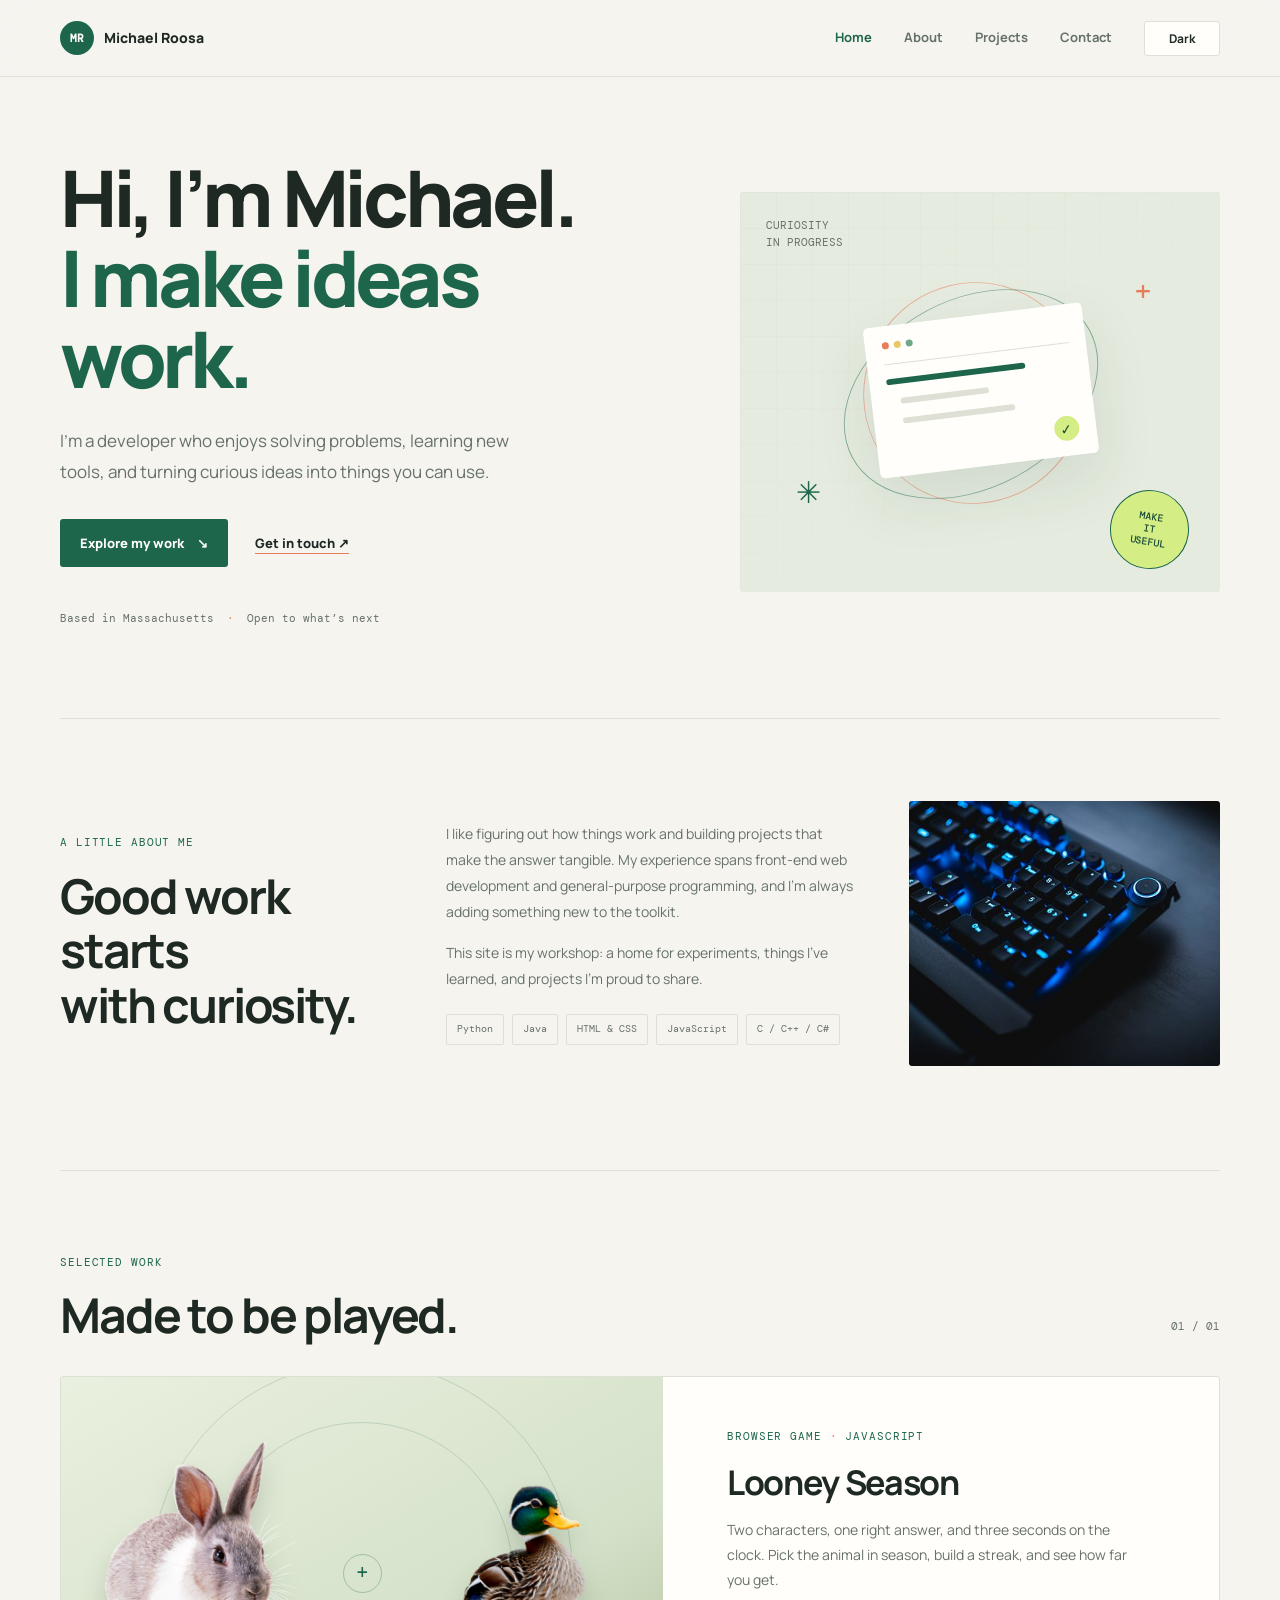
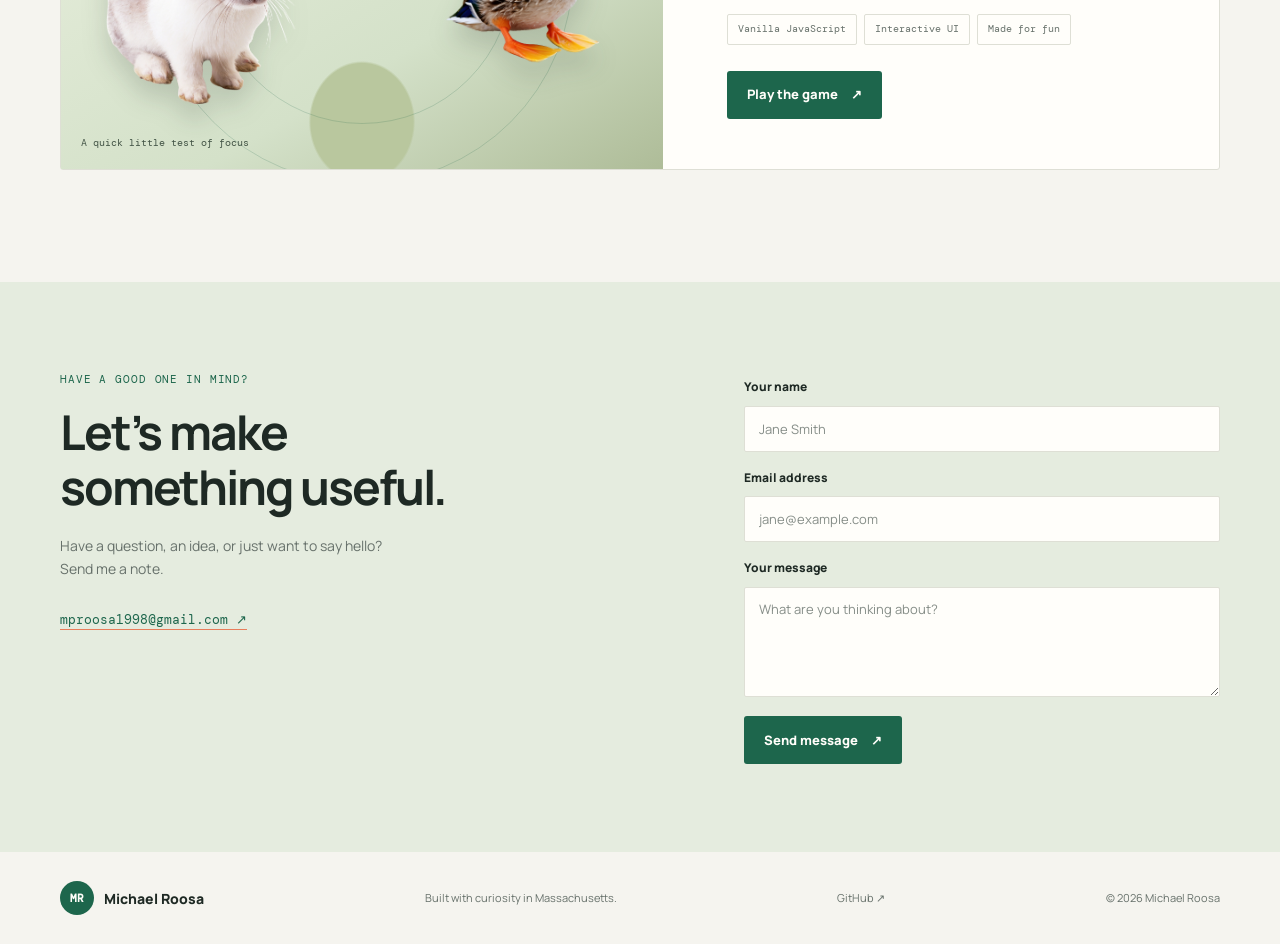
<file: Index.html>
<!DOCTYPE html>
<html lang="en">
<head>
    <meta charset="utf-8">
    <meta name="viewport" content="width=device-width, initial-scale=1">
    <meta name="description" content="Michael Roosa is a developer who builds practical, playful projects with web and programming technologies.">
    <title>Michael Roosa | Developer</title>
    <link rel="stylesheet" href="portfolio/Portfolio.css">
    <link rel="icon" href="images/octocat.png">
    <script src="portfolio/Portfolio.js" defer></script>
</head>
<body>
    <header class="site-header">
        <nav class="navbar" aria-label="Main navigation">
            <a class="brand" href="#home" aria-label="Michael Roosa, home"><span class="brand-mark">MR</span><span>Michael Roosa</span></a>
            <div class="nav-links">
                <a class="active" href="#home">Home</a>
                <a href="#about">About</a>
                <a href="#work">Projects</a>
                <a href="#contact">Contact</a>
            </div>
            <button id="themeToggle" class="theme-toggle" type="button" aria-label="Switch to dark theme" title="Switch theme">Dark</button>
        </nav>
    </header>

    <main>
        <section class="hero" id="home">
            <div class="hero-copy">
                <!--<p class="eyebrow"><span class="status-dot"></span> Developer building in public</p>-->
                <h1>Hi, I’m Michael.<br><span>I make ideas work.</span></h1>
                <p class="hero-lede">I’m a developer who enjoys solving problems, learning new tools, and turning curious ideas into things you can use.</p>
                <div class="hero-actions">
                    <a class="button button-primary" href="#work">Explore my work <span aria-hidden="true">↘</span></a>
                    <a class="text-link" href="#contact">Get in touch <span aria-hidden="true">↗</span></a>
                </div>
                <p class="hero-location">Based in Massachusetts <span aria-hidden="true">·</span> Open to what’s next</p>
            </div>
            <div class="hero-art" aria-label="A playful illustration representing creative development">
                <div class="art-grid"></div>
                <div class="art-label">Curiosity<br>in progress</div>
                <div class="art-orbit orbit-one"></div>
                <div class="art-orbit orbit-two"></div>
                <div class="art-spark spark-one">+</div>
                <div class="art-spark spark-two">✳</div>
                <div class="art-card"><span class="art-card-top"><i></i><i></i><i></i></span><span class="code-line line-long"></span><span class="code-line line-short"></span><span class="code-line line-mid"></span><span class="art-check">✓</span></div>
                <div class="art-stamp">MAKE<br>IT<br>USEFUL</div>
            </div>
        </section>

        <section class="section about-section" id="about">
            <div class="section-heading"><p class="eyebrow">A little about me</p><h2>Good work starts<br>with curiosity.</h2></div>
            <div class="about-content">
                <p>I like figuring out how things work and building projects that make the answer tangible. My experience spans front-end web development and general-purpose programming, and I’m always adding something new to the toolkit.</p>
                <p>This site is my workshop: a home for experiments, things I’ve learned, and projects I’m proud to share.</p>
                <div class="skills" aria-label="Technologies and languages"><span>Python</span><span>Java</span><span>HTML &amp; CSS</span><span>JavaScript</span><span>C / C++ / C#</span></div>
            </div>
            <div class="about-image"><img src="images/about.jpg" alt="Blue-lit keyboard, ready for a new project" loading="lazy"></div>
        </section>

        <section class="section work-section" id="work">
            <div class="section-heading work-heading"><div><p class="eyebrow">Selected work</p><h2>Made to be played.</h2></div><span class="project-count">01 / 01</span></div>
            <article class="project-card">
                <div class="project-image"><div class="project-scene"><img class="project-rabbit" src="images/rabbit.png" alt="" loading="lazy"><span class="project-plus">+</span><img class="project-duck" src="images/duck.png" alt="" loading="lazy"></div><span class="project-image-caption">A quick little test of focus</span></div>
                <div class="project-details"><p class="eyebrow">Browser game <span>·</span> JavaScript</p><h3>Looney Season</h3><p>Two characters, one right answer, and three seconds on the clock. Pick the animal in season, build a streak, and see how far you get.</p><div class="project-tags"><span>Vanilla JavaScript</span><span>Interactive UI</span><span>Made for fun</span></div><a class="button button-primary" href="portfolio/Game.html">Play the game <span aria-hidden="true">↗</span></a></div>
            </article>
        </section>

        <section class="contact-section" id="contact">
            <div class="contact-copy"><p class="eyebrow">Have a good one in mind?</p><h2>Let’s make<br>something useful.</h2><p>Have a question, an idea, or just want to say hello? Send me a note.</p><a class="contact-email" href="mailto:mproosa1998@gmail.com">mproosa1998@gmail.com <span aria-hidden="true">↗</span></a></div>
            <form action="https://formspree.io/f/xwkyvpqq" method="post" class="contact-form">
                <label for="Name">Your name</label><input type="text" id="Name" name="Name" placeholder="Jane Smith" autocomplete="name" required>
                <label for="Email">Email address</label><input type="email" id="Email" name="Email" placeholder="jane@example.com" autocomplete="email" required>
                <label for="Message">Your message</label><textarea id="Message" name="Message" placeholder="What are you thinking about?" rows="4" required></textarea>
                <button class="button button-primary submit-button" type="submit">Send message <span aria-hidden="true">↗</span></button>
            </form>
        </section>
    </main>

    <footer class="site-footer"><a class="brand" href="#home"><span class="brand-mark">MR</span><span>Michael Roosa</span></a><p>Built with curiosity in Massachusetts.</p><a href="https://github.com/mproosa1998" target="_blank" rel="noopener noreferrer">GitHub <span aria-hidden="true">↗</span></a><span class="copyright">© <span id="year"></span> Michael Roosa</span></footer>
</body>
</html>
</file>
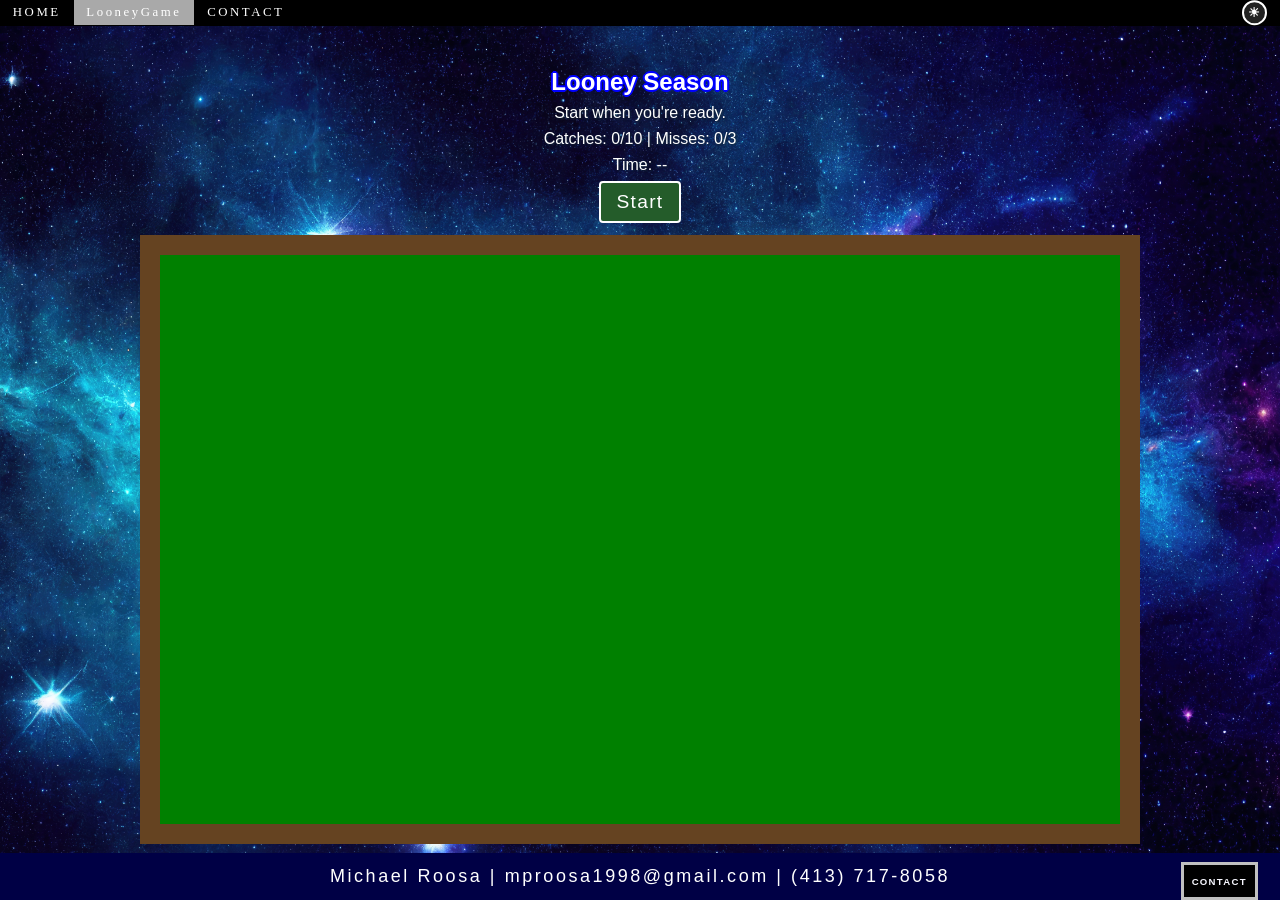
<file: Backup/Game.html>
<!DOCTYPE html>
<html lang="eng">
    <head>
        <title>
            UnderConstruction
        </title>
        <meta charset="utf-8">
        <meta name="viewport" content="width=device-width">
        <link rel="stylesheet" type="text/css" href="Portfolio.css">
        <link rel="stylesheet" href="Game.css">
        <link rel="icon" href="../images/octocat.png">
        <script src="Portfolio.js" defer></script>
        <script src="Game.js" defer></script>
    </head>


    <body>
                <!--NAVBAR-->
            <div class="navbar">
                <a href="Portfolio.html">HOME</a>
                <a class="active" href="Game.html">LooneyGame</a>
                <a onclick="openForm()" ondblclick="closeForm()" class="contact">CONTACT</a>
                
                
                <!--Dark/Light Mode Toggle-->
                <button
                    id="themeToggle"
                    class="theme-toggle"
                    type="button"
                    aria-label="Switch to light mode"
                    onclick="toggleTheme()">
                    ☀
                </button>
            </div>

            <div class="Game">
                <div class="GameHeader">
                    <h1 class="Season" id="SeasonToggle">Looney Season</h1>
                    <p class="GameStatus" id="GameStatus" aria-live="polite">Start when you're ready.</p>
                    <p class="GameScore" id="GameScore">Catches: 0/10 | Misses: 0/3</p>
                    <p class="RoundTimer" id="RoundTimer" aria-live="off">Time: --</p>
                    <div class="GameControls">
                        <button type="button" id="StartGame">Start</button>
                        <button type="button" id="TryAgain" hidden>Try Again</button>
                    </div>
                </div>

                <div class="Gameboard">

                <div class="Rabbit">
                    <button
                        class="RabbitButton"
                        id="Rabbit"
                        type="button"
                        aria-label="Catch rabbit">
                        <img src="../images/rabbit.png" alt="Rabbit" class="RabbitPic">
                    </button>
                </div>

                <div class="Duck">
                    <button
                        class="DuckButton"
                        id="Duck"
                        type="button"
                        aria-label="Catch duck">
                        <img src="../images/duck.png" alt="Duck" class="DuckPic">
                    </button>
                </div>
                </div>

            </div>


            <!--Contact Section-->
        <div id="contact">
            <button onclick="openForm()" class="Pop_Up_Button">CONTACT</button>
            <!--Left column, Contact Image-->
            <div class="form-popup" id="myForm">
                <form action="https://formspree.io/f/xwkyvpqq" method="post" class="form-container">
                    <label>Name:</label>
                        <input type="text" id="Name" name="Name" placeholder="Please enter your name here" required>
                    <label>Email:</label>
                        <input type="text" id="Email" name="Email" placeholder="Please enter your email here" required>
                    <label>Message:</label>
                        <input type="text" id="Message" name="Message" placeholder="Please write your message here" required>
                        
                        <button type="submit" class="btn">SUBMIT</button>
                        <button type="button" class="btn cancel" onclick="closeForm()">CLOSE</button>
                </form>
            </div>
        </div>
    
                    <!--Footer-->
            <footer>
                Michael Roosa | mproosa1998@gmail.com | (413) 717-8058
            </footer>
    
    </body>
</html>
</file>
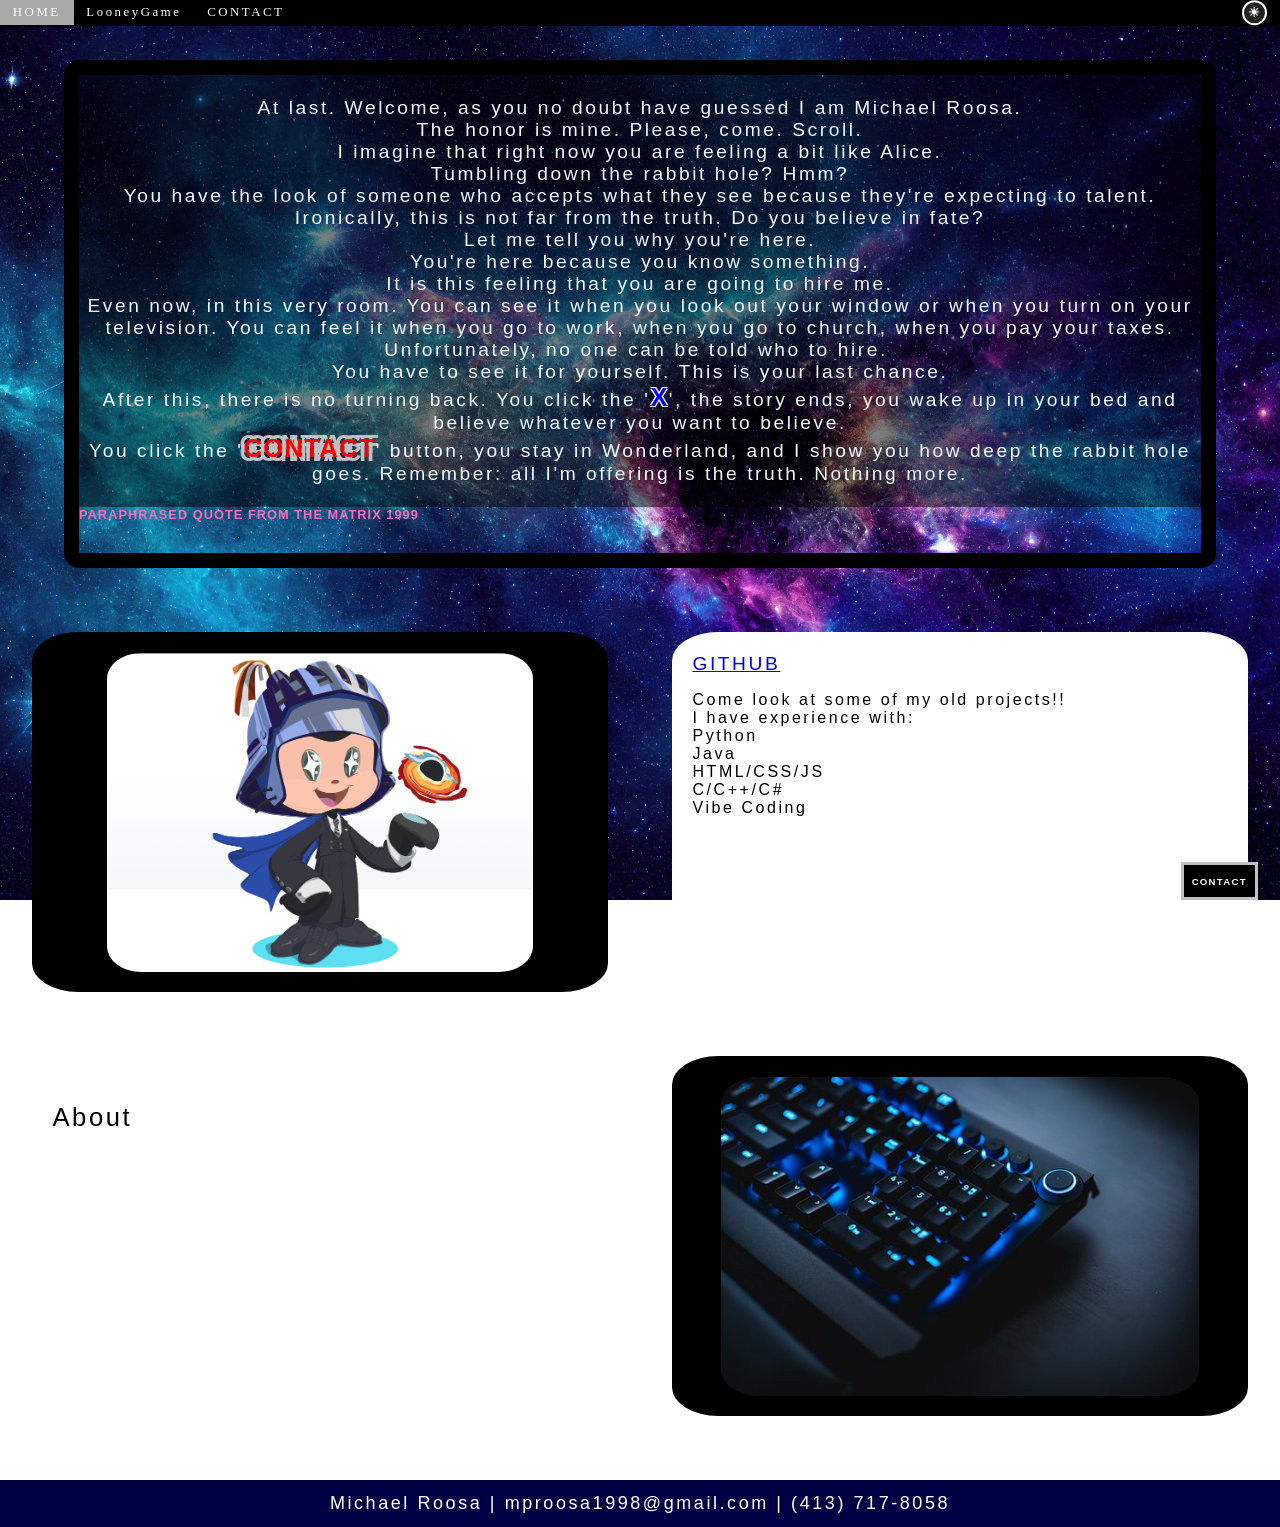
<file: Backup/Portfolio.html>
<!DOCTYPE html>
<html lang="en">
    <head> 
        <title>
            Michael Roosa Can Code V2
        </title>
        <meta charset="utf-8">
        <meta name="viewport" content="width=device-width">
        <link rel="stylesheet" type="text/css" href="Portfolio.css">
        <link rel="icon" href="../images/octocat.png">
        <script src="Portfolio.js" defer></script>
    </head> 

    <body>
    
        <!--NAVBAR-->
        <div class="navbar">
            <a class="active" href="#Home">HOME</a>
            <a href="Game.html">LooneyGame</a>
            <a onclick="openForm()" ondblclick="closeForm()" class="contact">CONTACT</a>
            
            
            <!--Dark/Light Mode Toggle-->
            <button
                id="themeToggle"
                class="theme-toggle"
                type="button"
                aria-label="Switch to light mode"
                onclick="toggleTheme()">
                ☀
            </button>

            
        </div>

        <div id="Home">
            <div id="MatrixBox">
                <!--Matrix Quote-->
                <div class="ProfileSummary">
                    <!--Background Video-->
                    <div id="MatrixVideo">
                        <video autoplay muted loop id="video">
                            <source src="../video/MatrixVideo.mp4" type="video/mp4">
                            <!--Display if video fails to run-->
                            Your browser does not support HTML5 video.
                        </video>
                    </div>
    
                    <p id="MatrixQuote">
At last. Welcome, as you no doubt have guessed I am Michael Roosa.
The honor is mine. Please, come. Scroll.
I imagine that right now you are feeling a bit like Alice.
Tumbling down the rabbit hole? Hmm?
You have the look of someone who accepts what they see because they're expecting to talent.
Ironically, this is not far from the truth. Do you believe in fate?
Let me tell you why you're here.
You're here because you know something.
It is this feeling that you are going to hire me.
Even now, in this very room. You can see it when you look out your window or when you turn on your television. You can feel it when you go to work, when you go to church, when you pay your taxes.
Unfortunately, no one can be told who to hire. 
You have to see it for yourself. This is your last chance.
After this, there is no turning back. You click the '<button type="button" id="matrixXBtn" class="inlineBtn" onclick="closeTab()">X</button>', the story ends, you wake up in your bed and believe whatever you want to believe.
You click the '<button type="button" id="matrixContactBtn" class="inlineBtn" onclick="openForm()" ondblclick="closeForm()">CONTACT</button>' button, you stay in Wonderland, and I show you how deep the rabbit hole goes. Remember: all I'm offering is the truth. Nothing more.
                    </p>
                    <h6>Paraphrased quote from the Matrix 1999</h6>
                </div>
                
            </div>
    
            <div class="container">
                
            </div>
            
        </div>



        <!--Contact Section-->
        <div id="contact">
            <button onclick="openForm()" class="Pop_Up_Button">CONTACT</button>
            <!--Left column, Contact Image-->
            <div class="form-popup" id="myForm">
                <form action="https://formspree.io/f/xwkyvpqq" method="post" class="form-container">
                    <label>Name:</label>
                        <input type="text" id="Name" name="Name" placeholder="Please enter your name here" required>
                    <label>Email:</label>
                        <input type="text" id="Email" name="Email" placeholder="Please enter your email here" required>
                    <label>Message:</label>
                        <input type="text" id="Message" name="Message" placeholder="Please write your message here" required>
                        
                        <button type="submit" class="btn">SUBMIT</button>
                        <button type="button" class="btn cancel" onclick="closeForm()">CLOSE</button>
                </form>
            </div>
        </div>

        <div class="Row">
            <div class="Column_2">
                <img src="../images/octocat.png" alt="'github photo" class="ColumnImage">
            </div>
            <div class="Column_1">
                <a href="https://github.com/mproosa1998" target="_blank"
                rel="noopener npreferrer">GITHUB</a>
                <p class="About_Text">
                    Come look at some of my old projects!!<br>
                    I have experience with:<br>
                    Python<br>
                    Java<br>
                    HTML/CSS/JS<br>
                    C/C++/C#<br>
                    Vibe Coding
                </p>
            </div>

        </div>

        <div class="Row">
            <div class="Column_1">
                <p>
                    About
                </p>
            </div>
            <div class="Column_2">
                <img src="../images/about.jpg" alt="'about me" class="ColumnImage">
            </div>
        </div>





        <!--Footer-->
        <footer>
            Michael Roosa | mproosa1998@gmail.com | (413) 717-8058
        </footer>
        
    </body>
</html>
</file>
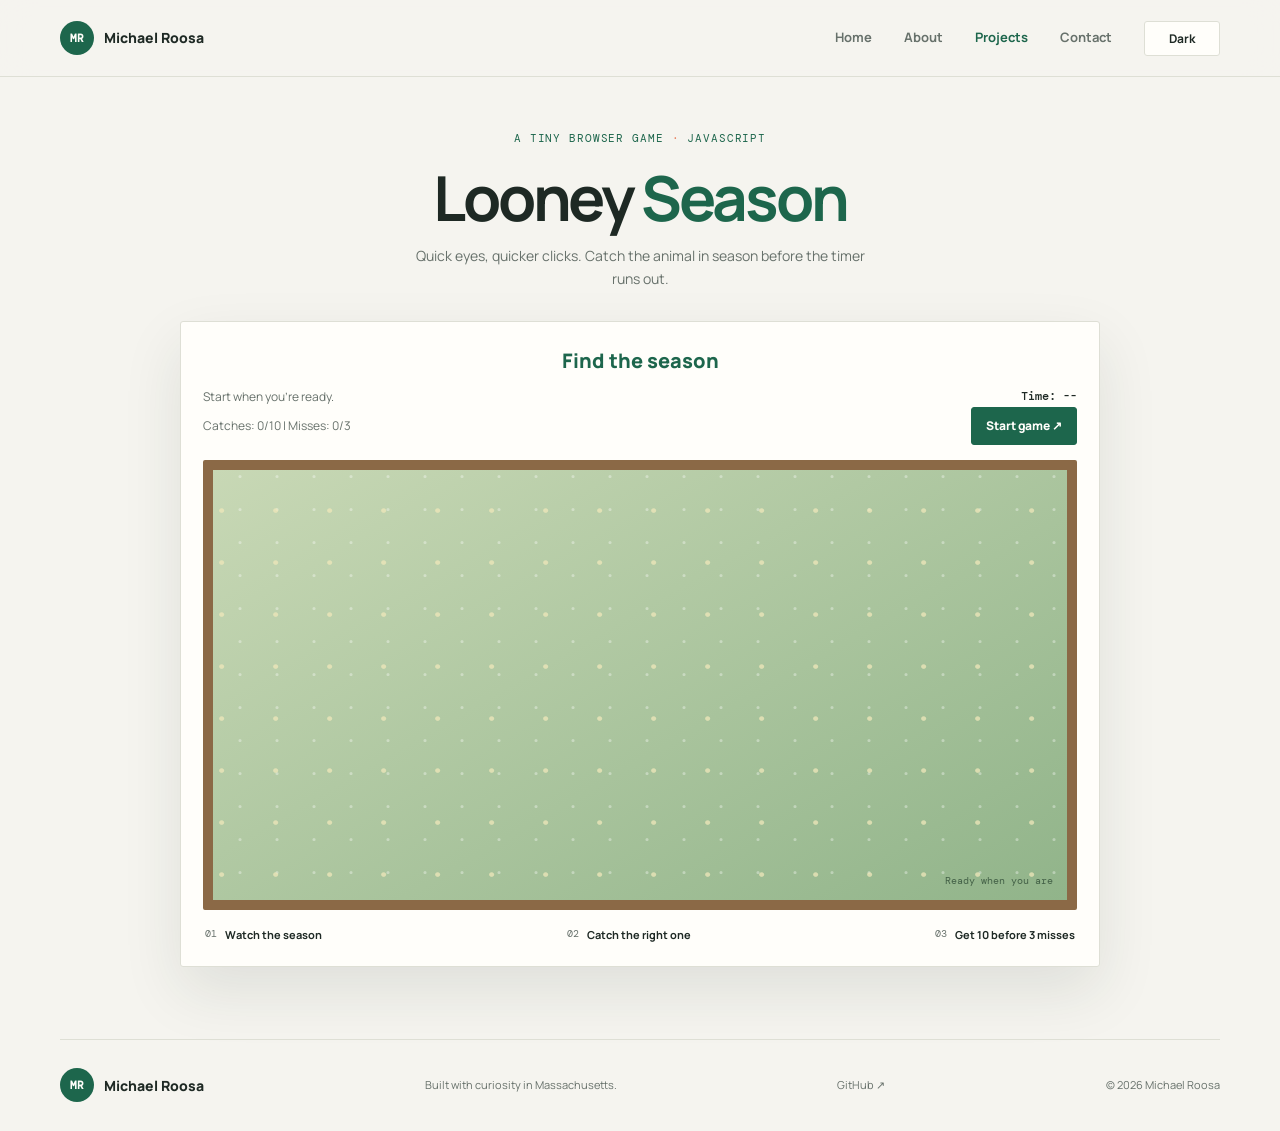
<file: portfolio/Game.html>
<!DOCTYPE html>
<html lang="en">
<head>
    <meta charset="utf-8">
    <meta name="viewport" content="width=device-width, initial-scale=1">
    <meta name="description" content="Play Looney Season, a quick browser game by Michael Roosa.">
    <title>Looney Season | Michael Roosa</title>
    <link rel="stylesheet" href="Portfolio.css">
    <link rel="stylesheet" href="Game.css">
    <link rel="icon" href="../images/octocat.png">
    <script src="Portfolio.js" defer></script>
    <script src="Game.js" defer></script>
</head>
<body>
    <header class="site-header">
        <nav class="navbar" aria-label="Main navigation">
            <a class="brand" href="../index.html" aria-label="Michael Roosa, home"><span class="brand-mark">MR</span><span>Michael Roosa</span></a>
            <div class="nav-links">
                <a href="../index.html">Home</a>
                <a href="../index.html#about">About</a>
                <a class="active" href="../index.html#work">Projects</a>
                <a href="../index.html#contact">Contact</a>
            </div>
            <button id="themeToggle" class="theme-toggle" type="button" aria-label="Switch to dark theme" title="Switch theme">Dark</button>
        </nav>
    </header>

    <main class="game-page">
        <section class="game-intro">
            <p class="eyebrow">A tiny browser game <span>·</span> JavaScript</p>
            <h1>Looney <span>Season</span></h1>
            <p>Quick eyes, quicker clicks. Catch the animal in season before the timer runs out.</p>
        </section>
        <section class="game-shell" aria-label="Looney Season game">
            <div class="GameHeader">
                <p class="Season" id="SeasonToggle">Find the season</p>
                <div class="game-status-row">
                    <p class="GameStatus" id="GameStatus" aria-live="polite">Start when you're ready.</p>
                    <p class="RoundTimer" id="RoundTimer" aria-live="off">Time: --</p>
                </div>
                <div class="game-score-row">
                    <p class="GameScore" id="GameScore">Catches: 0/10 | Misses: 0/3</p>
                    <div class="GameControls">
                        <button type="button" id="StartGame">Start game <span aria-hidden="true">↗</span></button>
                        <button type="button" id="TryAgain" hidden>Try again <span aria-hidden="true">↻</span></button>
                    </div>
                </div>
            </div>
            <div class="Gameboard" aria-label="Game board">
                <div class="Rabbit"><button class="RabbitButton" id="Rabbit" type="button" aria-label="Catch rabbit"><img src="../images/rabbit.png" alt="Rabbit" class="RabbitPic"></button></div>
                <div class="Duck"><button class="DuckButton" id="Duck" type="button" aria-label="Catch duck"><img src="../images/duck.png" alt="Duck" class="DuckPic"></button></div>
                <span class="board-hint" aria-hidden="true">Ready when you are</span>
            </div>
            <div class="game-rules"><span>01 <b>Watch the season</b></span><span>02 <b>Catch the right one</b></span><span>03 <b>Get 10 before 3 misses</b></span></div>
        </section>
    </main>

    <footer class="site-footer"><a class="brand" href="../index.html"><span class="brand-mark">MR</span><span>Michael Roosa</span></a><p>Built with curiosity in Massachusetts.</p><a href="https://github.com/mproosa1998" target="_blank" rel="noopener noreferrer">GitHub <span aria-hidden="true">↗</span></a><span class="copyright">© <span id="year"></span> Michael Roosa</span></footer>
</body>
</html>
</file>
<file: portfolio/Portfolio.css>
@import url('https://fonts.googleapis.com/css2?family=DM+Mono:wght@400;500&family=Manrope:wght@400;500;600;700;800&display=swap');

:root {
    color-scheme: light;
    --paper: #f5f4ef;
    --surface: #fffefa;
    --ink: #1e2924;
    --muted: #67716b;
    --line: #dedfd5;
    --green: #1d664c;
    --green-deep: #174937;
    --lime: #d5ed85;
    --coral: #e87d5b;
    --soft-green: #e5ecdf;
    --shadow: 0 24px 60px rgba(32, 49, 39, .1);
}

* { box-sizing: border-box; }
html { scroll-behavior: smooth; scroll-padding-top: 88px; }
body {
    margin: 0;
    background: var(--paper);
    color: var(--ink);
    font-family: 'Manrope', 'Trebuchet MS', sans-serif;
    font-size: 16px;
    line-height: 1.65;
    letter-spacing: 0;
    transition: background-color .25s ease, color .25s ease;
}
body.dark-mode {
    color-scheme: dark;
    --paper: #18241f;
    --surface: #202e27;
    --ink: #f1f1e9;
    --muted: #b0bbb2;
    --line: #3b4a41;
    --green: #83c5a5;
    --green-deep: #c1e2c9;
    --lime: #405536;
    --coral: #f29b7d;
    --soft-green: #293b30;
    --shadow: 0 24px 60px rgba(0, 0, 0, .2);
}
body, button, input, textarea { font-family: 'Manrope', 'Trebuchet MS', sans-serif; }
a { color: inherit; }
button, input, textarea { font-size: inherit; }
button:focus-visible, a:focus-visible, input:focus-visible, textarea:focus-visible { outline: 3px solid var(--coral); outline-offset: 4px; }
::selection { background: var(--lime); color: var(--ink); }

.site-header { position: sticky; top: 0; z-index: 20; border-bottom: 1px solid var(--line); background: color-mix(in srgb, var(--paper) 92%, transparent); backdrop-filter: blur(16px); }
.navbar { width: min(1160px, calc(100% - 64px)); height: 76px; margin: 0 auto; display: flex; align-items: center; justify-content: space-between; gap: 32px; }
.brand { display: inline-flex; align-items: center; gap: 10px; color: var(--ink); text-decoration: none; font-size: 14px; font-weight: 800; white-space: nowrap; }
.brand-mark { display: grid; width: 34px; height: 34px; place-items: center; border-radius: 50%; background: var(--green); color: var(--surface); font-family: 'DM Mono', monospace; font-size: 11px; }
.nav-links { display: flex; align-items: center; gap: 32px; margin-left: auto; }
.nav-links a { color: var(--muted); text-decoration: none; font-size: 13px; font-weight: 700; transition: color .2s ease; }
.nav-links a:hover, .nav-links a.active { color: var(--green); }
.theme-toggle { min-width: 76px; padding: 8px 12px; border: 1px solid var(--line); border-radius: 3px; background: var(--surface); color: var(--ink); font-size: 12px; font-weight: 700; cursor: pointer; }

.hero { position: relative; display: grid; grid-template-columns: 1.1fr .9fr; align-items: center; gap: 40px; width: min(1160px, calc(100% - 64px)); min-height: 610px; margin: 0 auto; padding: 80px 0 90px; }
.hero-copy { position: relative; z-index: 1; max-width: 620px; }
.eyebrow { margin: 0 0 17px; color: var(--green); font-family: 'DM Mono', monospace; font-size: 11px; letter-spacing: .08em; text-transform: uppercase; }
.status-dot { display: inline-block; width: 8px; height: 8px; margin: 0 7px 1px 0; border-radius: 50%; background: var(--coral); box-shadow: 0 0 0 4px color-mix(in srgb, var(--coral) 18%, transparent); }
h1, h2, h3, p { margin-top: 0; }
.hero h1 { margin: 0; font-size: clamp(52px, 6.1vw, 82px); line-height: 1.03; letter-spacing: -.055em; font-weight: 800; }
.hero h1 span { color: var(--green); }
.hero-lede { max-width: 490px; margin: 28px 0 0; color: var(--muted); font-size: 17px; line-height: 1.8; }
.hero-actions { display: flex; align-items: center; gap: 27px; margin-top: 32px; }
.button { display: inline-flex; min-height: 48px; align-items: center; justify-content: center; gap: 13px; padding: 0 19px; border: 1px solid transparent; border-radius: 3px; text-decoration: none; font-size: 13px; font-weight: 800; transition: transform .2s ease, background-color .2s ease; cursor: pointer; }
.button:hover { transform: translateY(-2px); }
.button-primary { background: var(--green); color: #fffefa; }
.button-primary:hover { background: var(--green-deep); }
body.dark-mode .button-primary { color: #18241f; }
.text-link { color: var(--ink); font-size: 13px; font-weight: 800; text-decoration-color: var(--coral); text-underline-offset: 5px; }
.hero-location { margin: 42px 0 0; color: var(--muted); font-family: 'DM Mono', monospace; font-size: 11px; }
.hero-location span { padding: 0 6px; color: var(--coral); }

.hero-art { position: relative; width: 100%; max-width: 480px; height: 400px; justify-self: end; overflow: hidden; border-radius: 3px; background: var(--soft-green); }
.art-grid { position: absolute; inset: 0; opacity: .5; background-image: linear-gradient(var(--line) 1px, transparent 1px), linear-gradient(90deg, var(--line) 1px, transparent 1px); background-size: 36px 36px; mask-image: linear-gradient(135deg, #000 0%, transparent 78%); }
.art-label { position: absolute; top: 25px; left: 26px; color: var(--muted); font-family: 'DM Mono', monospace; font-size: 11px; line-height: 1.5; text-transform: uppercase; }
.art-orbit { position: absolute; width: 270px; height: 270px; top: 67px; left: 96px; border: 1px solid color-mix(in srgb, var(--green) 48%, transparent); border-radius: 50%; transform: rotate(-28deg) scaleY(.7); }
.orbit-two { top: 46px; left: 124px; width: 220px; height: 310px; border-color: color-mix(in srgb, var(--coral) 55%, transparent); transform: rotate(43deg) scaleY(.72); }
.art-card { position: absolute; top: 123px; left: 131px; width: 220px; height: 151px; padding: 15px 16px; transform: rotate(-7deg); border: 1px solid #ffffff; border-radius: 5px; background: var(--surface); box-shadow: var(--shadow); }
.art-card-top { display: flex; gap: 5px; padding-bottom: 15px; border-bottom: 1px solid var(--line); }
.art-card-top i { width: 7px; height: 7px; border-radius: 50%; background: var(--coral); }
.art-card-top i:nth-child(2) { background: #e7c867; }
.art-card-top i:nth-child(3) { background: #70a889; }
.code-line { display: block; height: 6px; margin-top: 14px; border-radius: 6px; background: var(--line); }
.line-long { width: 75%; background: var(--green); }
.line-short { width: 48%; margin-left: 12px; }
.line-mid { width: 61%; margin-left: 12px; }
.art-check { position: absolute; right: 16px; bottom: 14px; display: grid; width: 25px; height: 25px; place-items: center; border-radius: 50%; background: var(--lime); color: var(--green-deep); font-size: 14px; }
.art-stamp { position: absolute; right: 31px; bottom: 23px; display: grid; width: 79px; height: 79px; place-content: center; transform: rotate(8deg); border: 1px solid var(--green); border-radius: 50%; background: var(--lime); color: var(--green-deep); font-family: 'DM Mono', monospace; font-size: 10px; font-weight: 500; line-height: 1.25; text-align: center; }
.art-spark { position: absolute; color: var(--coral); font-family: 'DM Mono', monospace; font-size: 30px; }
.spark-one { top: 75px; right: 68px; }
.spark-two { bottom: 75px; left: 56px; color: var(--green); }

.section { width: min(1160px, calc(100% - 64px)); margin: 0 auto; }
.about-section { display: grid; grid-template-columns: .85fr 1.05fr .8fr; align-items: center; gap: 56px; padding: 82px 0 104px; border-top: 1px solid var(--line); }
.section-heading h2, .contact-copy h2 { margin: 0; font-size: clamp(34px, 4vw, 48px); line-height: 1.14; letter-spacing: -.045em; }
.about-content p { margin-bottom: 15px; color: var(--muted); font-size: 14px; line-height: 1.85; }
.skills { display: flex; flex-wrap: wrap; gap: 8px; margin-top: 23px; }
.skills span, .project-tags span { padding: 6px 10px; border: 1px solid var(--line); border-radius: 2px; color: var(--muted); font-family: 'DM Mono', monospace; font-size: 10px; }
.about-image { height: 265px; overflow: hidden; border-radius: 3px; background: var(--soft-green); }
.about-image img { width: 100%; height: 100%; object-fit: cover; }

.work-section { padding: 82px 0 112px; border-top: 1px solid var(--line); }
.work-heading { display: flex; align-items: end; justify-content: space-between; margin-bottom: 34px; }
.project-count { padding-bottom: 7px; color: var(--muted); font-family: 'DM Mono', monospace; font-size: 11px; }
.project-card { display: grid; grid-template-columns: 1.04fr .96fr; min-height: 390px; border: 1px solid var(--line); border-radius: 3px; background: var(--surface); }
.project-image { position: relative; min-height: 360px; overflow: hidden; background: #dce6d6; }
.project-scene { position: absolute; inset: 0; display: flex; align-items: center; justify-content: space-evenly; overflow: hidden; background: radial-gradient(ellipse at 50% 88%, #b9c79e 0 12%, transparent 12.5%), linear-gradient(150deg, #eaf0df 0%, #d4e1c9 64%, #aebc98 100%); }
.project-scene::before, .project-scene::after { position: absolute; width: 300px; height: 300px; border: 1px solid rgba(29, 102, 76, .18); border-radius: 50%; content: ''; }
.project-scene::after { width: 420px; height: 420px; }
.project-rabbit, .project-duck { position: relative; z-index: 1; width: 34%; max-height: 67%; object-fit: contain; filter: drop-shadow(0 15px 12px rgba(30, 41, 36, .17)); }
.project-duck { transform: scaleX(-1); }
.project-plus { position: relative; z-index: 2; display: grid; width: 39px; height: 39px; place-items: center; border: 1px solid rgba(29, 102, 76, .3); border-radius: 50%; color: var(--green); font-family: 'DM Mono', monospace; font-size: 21px; }
.project-image-caption { position: absolute; bottom: 17px; left: 20px; color: #425345; font-family: 'DM Mono', monospace; font-size: 10px; }
.project-details { display: flex; flex-direction: column; align-items: flex-start; justify-content: center; padding: 50px clamp(28px, 5vw, 65px); }
.project-details .eyebrow span { color: var(--coral); }
.project-details h3 { margin: 0 0 15px; font-size: 34px; line-height: 1.15; letter-spacing: -.04em; }
.project-details > p:not(.eyebrow) { max-width: 410px; margin: 0; color: var(--muted); font-size: 14px; line-height: 1.8; }
.project-tags { display: flex; flex-wrap: wrap; gap: 7px; margin: 22px 0 26px; }

.contact-section { display: grid; grid-template-columns: 1fr .8fr; gap: 90px; padding: 88px max(32px, calc((100% - 1160px) / 2)); background: var(--soft-green); }
.contact-copy { max-width: 470px; }
.contact-copy > p:not(.eyebrow) { max-width: 340px; margin: 20px 0 25px; color: var(--muted); font-size: 14px; }
.contact-email { color: var(--green); font-family: 'DM Mono', monospace; font-size: 13px; text-decoration-color: var(--coral); text-underline-offset: 5px; }
.contact-form { display: grid; grid-template-columns: 1fr; gap: 9px; }
.contact-form label { margin-top: 7px; color: var(--ink); font-size: 12px; font-weight: 800; }
.contact-form input, .contact-form textarea { width: 100%; min-height: 46px; padding: 12px 14px; border: 1px solid var(--line); border-radius: 2px; background: var(--surface); color: var(--ink); font-size: 13px; }
.contact-form textarea { min-height: 110px; resize: vertical; }
.contact-form input::placeholder, .contact-form textarea::placeholder { color: var(--muted); opacity: .8; }
.submit-button { justify-self: start; margin-top: 10px; }

.site-footer { display: flex; min-height: 92px; align-items: center; justify-content: space-between; gap: 20px; width: min(1160px, calc(100% - 64px)); margin: 0 auto; color: var(--muted); }
.site-footer p, .site-footer > a:not(.brand), .copyright { margin: 0; font-size: 11px; }
.site-footer > a:not(.brand) { text-decoration: none; }
.site-footer > a:not(.brand):hover { color: var(--green); }
.site-footer .brand { color: var(--ink); }

@media (max-width: 900px) {
    .hero { min-height: 550px; grid-template-columns: 1fr .8fr; gap: 15px; }
    .hero-art { height: 340px; }
    .about-section { grid-template-columns: 1fr 1.2fr; gap: 32px; }
    .about-image { grid-column: 2; height: 210px; }
    .contact-section { gap: 42px; }
}
@media (max-width: 680px) {
    html { scroll-padding-top: 72px; }
    .navbar, .section, .site-footer, .hero { width: min(100% - 40px, 520px); }
    .navbar { height: 66px; gap: 12px; }
    .brand { gap: 8px; font-size: 12px; }
    .brand-mark { width: 30px; height: 30px; }
    .nav-links { gap: 13px; }
    .nav-links a { font-size: 11px; }
    .theme-toggle { min-width: 54px; padding: 7px 8px; font-size: 11px; }
    .hero { min-height: auto; grid-template-columns: 1fr; gap: 35px; padding: 72px 0 62px; }
    .hero h1 { font-size: clamp(48px, 12vw, 68px); }
    .hero-lede { margin-top: 20px; font-size: 15px; }
    .hero-location { margin-top: 28px; }
    .hero-art { justify-self: stretch; max-width: none; height: 300px; }
    .art-card { top: 91px; left: calc(50% - 110px); }
    .art-orbit { left: calc(50% - 135px); top: 35px; }
    .orbit-two { left: calc(50% - 110px); top: 20px; }
    .about-section { grid-template-columns: 1fr; gap: 20px; padding: 64px 0 72px; }
    .section-heading h2, .contact-copy h2 { font-size: 37px; }
    .about-content p { font-size: 13px; }
    .about-image { grid-column: auto; height: 220px; }
    .work-section { padding: 64px 0 78px; }
    .work-heading { margin-bottom: 24px; }
    .project-card { grid-template-columns: 1fr; }
    .project-image { min-height: 270px; }
    .project-details { padding: 31px 25px 35px; }
    .project-details h3 { font-size: 30px; }
    .contact-section { grid-template-columns: 1fr; gap: 35px; padding: 64px 20px; }
    .site-footer { min-height: 122px; flex-wrap: wrap; justify-content: space-between; padding: 22px 0; }
    .site-footer p { order: 2; width: 100%; }
}
@media (max-width: 390px) {
    .navbar, .section, .site-footer, .hero { width: calc(100% - 32px); }
    .nav-links { gap: 9px; }
    .nav-links a { font-size: 10px; }
    .brand > span:last-child { display: none; }
    .hero-actions { gap: 17px; }
    .button { padding: 0 13px; font-size: 12px; }
}
@media (prefers-reduced-motion: reduce) {
    *, *::before, *::after { scroll-behavior: auto !important; transition-duration: .01ms !important; animation-duration: .01ms !important; animation-iteration-count: 1 !important; }
}
</file>
<file: Backup/Portfolio.css>
html{
    scroll-behavior: smooth;
    overscroll-behavior: none;
}

body{
    padding-top: 60px;
    margin: 0%;
    margin-top: auto;
    opacity: 1;
    transition: 3s opacity;
    letter-spacing: .2vw;
    font-family: 'Trebuchet MS', 'Lucida Sans Unicode', 'Lucida Grande', 'Lucida Sans', Arial, sans-serif;
    font-size: 1.5vw;
    overflow-x: hidden;
    user-select: none;

    background-image: url("../images/space.png");
    background-size: cover;
    background-position: center;
    background-repeat: no-repeat;
    background-attachment: fixed;

    overscroll-behavior: none;
}

img{
    border-radius: 8%;
    max-width: 100%;
    max-height: 100%;
    display: block; /*Enables img to be centered */
    margin: auto auto auto auto;
}

/* Image hover */
img:hover {
    transform: scale(1.05);
    transition: 1s;
    
}



/****** END OF GENERAL STYLING ******/

/****** LIGHT?DARK MODE STYLING ******/
.theme-toggle {
    position: absolute;
    top: 50%;
    right: 1vw;
    transform: translateY(-50%);
    z-index: 2;
    padding: .1vw;
    height: 2vw;
    width: 2vw;
    border: 2px solid white;
    border-radius: 50%;
    background: #222;
    color: white;
    cursor: 'pointer';
    font-size: 1vw;
    display: flex;
    justify-content: center;
    align-items: center;
}

body.light-mode {
    background-image: url("../images/sunlight.jpg");
}

body.dark-mode {
    background-image: url("../images/space.png");
}

/***** END OF LIGHT/DARK MODE STYLING *****/

/****** NAVBAR STYLING ********/
.navbar{
    overflow:hidden;
    background-color: black;
    position: fixed; /* Keeps navbar at top of page while scrolling*/
    top: 0;
    width: 100%;
    height: 2vw;
    z-index: 10; /* Ensure elements don't display ove nave bar*/
    -webkit-animation: moveNav 1.5s;
    animation: moveNave 1.5s;
}

/* Move Nav Anim */
@keyframes moveNave {
    from {left: -100vw}
    to {left:0vw}
}

/* Navbar Links */
.navbar a{
    float: left;
    display: block;
    color: white;
    padding: .4vw 1vw;
    text-decoration: none;
    font-family: fantasy;
    font-size: 1vw;
    text-align: center;
    position: relative;
}

/* Screens 576px and smaller will display navbar links equally distributed */
@media screen and (max-width: 576px) {
    .navbar a{
        width: 25%; /* This makes each link take up 1/4 of the navbar */
        font-size: 12px;
    }
}

/* Navbar Hover */
.navbar a:hover{
    background-color:whitesmoke;
    color:black;
    font-weight: bold;
    cursor: pointer;
    transition: .05s ease-in;
}

/* Navbar Home Button */
.navbar a.active{
    background-color: darkgray;
}
/******END NAVBAR STYLING*****/

/******VIDEO STYLING******/
/* Formating background video */
#MatrixVideo{
    position: absolute;
    inset: 0;
    z-index: 0;
    scale: 1.01;
}

.ProfileSummary {
    border: 15px solid black;
    box-sizing: border-box;
    border-radius: 15px;
    margin-left: 5vw;
    margin-right: 5vw;
    position: relative;
    overflow: hidden;
}

/* Text over Video */
#MatrixQuote{
    background: rgba(0, 0, 0, 0.5);
    color: aliceblue;
    width: 100%;
    white-space: pre-wrap;
    position: relative;
    z-index: 1;
    -webkit-animation: moveVideoText 5s;
    animation: moveVideoText 5s;
    text-align: center;
    padding-top: 0%;
    margin: 0%;
    font-size: clamp(0.9vw, 1.5vw, 2vw);
    box-sizing: border-box;
}

#MatrixQuote:hover{
    transform: scale(1.01);
    transition: transform 1s;
    color:green;
    transition: color 1s;
}

#video{
    display: block;
    width: 100%;
    height: 100%;
    object-fit: cover;
}

h6{
    color: hotpink;
    position: relative;
    z-index: 1;
    -webkit-animation: moveVideoText 5s;
    animation: moveVideoText 5s;
    margin-top: 0%;
    font-size: clamp(0.7rem, 1vw, 1.2rem);
    line-height: 1.3;
    letter-spacing: 0.08em;
    text-transform: uppercase;
    text-align: left;
}

/* This animation effect causes the overlay video text to move up from the bottom of the page upon page load */
@keyframes moveVideoText {
    from {top: -100vw;} 
    to {top: 0vw;} 
}
/***** END OF VIDEO STYLING *****/

/****** Matrix Quote Button Styling******/
.inlineBtn{
    border: none;
    background-color:transparent;
    font-size: 2vw;
    display: inline-block;
    color: hotpink;
    padding: 0vw;
    font-weight:bold;

}

.inlineBtn:hover{
    background: transparent;
}

#matrixXBtn{
    color: blue;
    text-shadow:
    -1px -1px 0 aliceblue,
     1px -1px 0 aliceblue,
    -1px  1px 0 aliceblue,
     1px  1px 0 aliceblue;
}

#matrixXBtn:hover{
    color:aqua;
    text-shadow: 
    -1px -1px 0 blue,
     1px -1px 0 blue,
    -1px  1px 0 blue,
     1px  1px 0 blue;
}

#matrixContactBtn{
    color: red;
    text-shadow:
    -4px -4px 0 silver,
     4px -4px 0 silver,
    -4px  4px 0 silver,
     4px  4px 0 silver;
}

#matrixContactBtn:hover{
    color:rgba(255, 100, 100, 0.7);
    text-shadow: 
    -1px -1px 0 red,
     1px -1px 0 red,
    -1px  1px 0 red,
     1px  1px 0 red;
}
/****** End Of Matrix Quote Button Styling ******/


/***** TABLE STYLING *****/
* { /* The asterisk is a universal selector that applies this effect to all elements on the page */
    box-sizing: border-box;
} 

.Column_1{
    margin-top: 5vw;
    margin-left: 2.5%;
    margin-right: 2.5%;

    float: left;
    width: 45%;
    padding: 1.6%;
    height: 40vh;
    background-color: white;

    border-radius: 8%;
}

.About_Text{
    font-size: 1.25vw;
}

@media screen and (max-width: 1000px) {
    .Column_1 {
        overflow: auto;
    }
}

.Column_2{
    margin-top: 5vw;
    margin-left: 2.5%;
    margin-right: 2.5%;

    float: left;
    width: 45%;
    padding: 1.6%;
    height: 40vh;
    background-color: black;

    border-radius: 8%
}

.Row:after{
    content: "";
    display: table;
    clear: both;
}
/******END TABLE STYLE*****/

/****** Footer Element ******/
footer{
    position: relative;
    margin-top: 5vw;
    bottom: 0;
    z-index: 0;
    width: 100%;
    text-align: center;
    padding: 1vw;
    font-size:large;
    background-color:rgb(0, 0, 69);
    color: white;
}
/***** END OF Footer Element ******/

/****CONTACT FORM STYLE****/

.Pop_Up_Button{
    position: fixed;
    bottom: 0vw;
    right: 1.75vw;
    width: 6vw;
    height: 1vw;
    background-color: black;
    color: ghostwhite;
    display: flex;
    justify-content: center;
    align-items: center;
    border: solid silver;
    cursor: pointer;
    z-index: 1;
    -webkit-animation: movePopup 3s; /* Animation for 3 seconds for Safari 4.0-8.0 */
    animation: movePopup 3s; /* Animation set for 3 seconds */
}

/* movePopup animation moves the button from off the right side of the screen to its fixed location on the viewport */
@keyframes movePopup {
    from {right: -40vw;} 
    to {right: 1.75vw;}
}

@-webkit-keyframes movePopup {
    from {right: -40vw;} 
    to {right: 1.75vw;}
}

.form-popup{
    z-index: 8;
    display: none;
    position: fixed;
    bottom: .5vw;
    right: .5vw;
}

.form-container{
    max-width: 25vw;
    padding: .5vw;
    background-color: white;
}

/* input fields */
.form-container input[type=text]{
    width: 23vw;
    padding: .93vw;
    margin: .6vw 0 .6vw 0;
    border: none;
    background: gainsboro;
    font-size: 1vw;
}

/* button styling */
button{
    font-family: 'Lucida Sans', Haettenschweiler, 'Arial Narrow Bold', sans-serif;
    letter-spacing: .1vw;
    font-size: .75vw;
    font-weight: bold;
    padding: 1.25vw;
    cursor: pointer;
    width: auto;
    height: auto;
}

/* button hover */
button:hover, .form-container .btn:hover{
    color: black;
    background-color: ghostwhite;
    transition-duration: 1s;
    -webkit-transition-duration: 1s; /* For Safari 4.0-8.0 */
    border-color: black;
}

/* Submit Button */
.form-container .btn{
    background-color: white;
    color: black;
    border-color: black;
    margin-bottom: 1vh;
}

/* Close button */
.form-container .cancel{
    background-color: black;
    color: white;
    border-color: grey;
}

/* Close button hover */
.form-container .cancel:hover{
    color: white;
    background-color: darkred;
    transition-duration: 1s;
    -webkit-transition-duration: 1s; /* For Safari 4.0-8.0 */
    border-color: black;
}

/***** END OF CONTACT FORM STYLING *****/

/***** Media Query Section *****/
/*Media rules for paragraph font size for different screen sizes*/
@media screen and (max-width: 527px) {
    p {
        font-size: 3.75vw;
    }
}

@media screen and (min-width: 528px) and (max-width: 660px) {
    p {
        font-size: 3.5vw;
    }
}

@media screen and (min-width: 661px) and (max-width: 799px) {
    p {
        font-size: 2.75vw;
    }
}

@media screen and (min-width: 800px) and (max-width: 924px) {
    p {
        font-size: 2.5vw;
    }
}

@media screen and (min-width: 925px) and (max-width: 1050px) {
    p {
        font-size: 2.25vw;
    }
}

@media screen and (min-width: 1051px) and (max-width: 1310px) {
    p {
        font-size: 2vw;
    } 
}

@media screen and (min-width: 1311px) and (max-width: 1535px) {
    p {
        font-size: 1.75vw;
    }
}

@media screen and (min-width: 1536px) and (max-width: 2269px) {
    p {
        font-size: 1.5vw;
    }
}

@media screen and (min-width: 2270px) {
    p {
        font-size: 1.35vw;
    }
}

/*Media rule for navbar links for different screen sizes*/
/* Screens 1080px and smaller will display navbar links equally distributed */
@media screen and (max-width: 1080px) {
    .Navbar a{
        width: 20%; /* This sets each navbar link to 1/5 of the navbar */
        font-size: 2.5vw;
    }
}

/* Media rules to enlarge the font of the white text for smaller screens */
@media screen and (max-width: 1080px) {
    .quote{
        font-size: 3.5vw;
    }

    .white-text {
        font-size: 4.5vw;
    }
}

/* Media rules to increase the size of the columns for larger screens */
@media screen and (min-width: 1725px) {
    .Column_1 {
        height: 550px;
    }
    .Column_2 {
        height: 550px;
    }
}

/*Media rule to remove margin-top from h1 elements for extra large screens (so that the paragraph text fits in the column*/
@media screen and (min-width: 2000px) {
    h1{
        margin-top: 0;
    }
}
/***** End of Media Query Section *****/
</file>
<file: Backup/Game.css>
/****** GAME STYLING ******/
footer{
    position:fixed;
    margin-top: 5vw;
    bottom: 0;
}

.Game {
    position: fixed;
    inset: 60px 0 48px;
    display: flex;
    flex-direction: column;
    align-items: center;
    gap: 12px;
    padding: 8px 0;
    box-sizing: border-box;
    overflow-y: auto;
}

.GameHeader {
    display: flex;
    flex: 0 0 auto;
    flex-direction: column;
    align-items: center;
    gap: 6px;
    width: min(92vw, 760px);
    text-align: center;
    letter-spacing: normal;
}

.Season{
    position: static;
    margin: 0;
    font-size: 1.5rem;
    line-height: 1.2;
    color: white;
    font-weight: bolder;
    text-shadow:
        2px 0 blue,
        -2px 0 blue,
        0 2px blue,
        0 -2px blue,
        1px 1px blue,
        -1px -1px blue,
        1px -1px blue,
        -1px 1px blue;
    z-index: 10;
}

.GameStatus,
.GameScore {
    position: static;
    z-index: 10;
    margin: 0;
    max-width: 100%;
    color: white;
    text-align: center;
    text-shadow: 1px 1px 2px #123;
    font-size: 1rem;
    line-height: 1.25;
    overflow-wrap: anywhere;
}

.RoundTimer {
    position: static;
    z-index: 10;
    margin: 0;
    color: white;
    text-align: center;
    text-shadow: 1px 1px 2px #123;
    font-size: 1rem;
    line-height: 1.25;
}

.GameControls {
    position: static;
    z-index: 10;
    display: flex;
    flex-wrap: wrap;
    justify-content: center;
    gap: 10px;
}

.GameControls button {
    padding: 8px 16px;
    border: 2px solid white;
    border-radius: 4px;
    background: #245c2a;
    color: white;
    font: inherit;
    cursor: pointer;
}

.GameControls button:focus-visible {
    outline: 3px solid #4c9ffe;
    outline-offset: 3px;
}

.Gameboard{
    z-index: 0;
    background-color: green;
    position: relative;
    flex: 1 1 auto;
    min-height: 140px;
    width: min(92vw, 1000px);
    box-sizing: border-box;
    overflow: hidden;
    border-color: rgb(101, 67, 33);
    border-width: 20px;
    border-style: solid;
}


/****** Rabbit Styling ******/
.Rabbit {
    position: static;
    z-index: 1;
}

/* Make the image responsive */
.RabbitPic {
    display: block;
    width: 80px;
    height: auto;
}

.RabbitButton {
    padding: 0;
    border: none;
    background: transparent;
    cursor: pointer;
    position: absolute;
    left: 0;
    top: 0;
    transition: opacity 0.2s, transform 0.2s;
}

.RabbitButton:hover {
    transform: scale(1.05);
    background: transparent;
}

.RabbitButton:focus-visible {
    outline: 3px solid #4c9ffe;
    outline-offset: 4px;
}

/****** End of Rabbit Styling ******/


/****** Duck Styling ******/
.Duck {
    position: static;
    z-index: 1;
}

/* Make the image responsive */
.DuckPic {
    display: block;
    width: 90px;
    height: auto;
}

.DuckButton {
    padding: 0;
    border: none;
    background: transparent;
    cursor: pointer;
    position: absolute;
    left: 0;
    top: 0;
    transition: opacity 0.2s, transform 0.2s;
}

.DuckButton:hover {
    transform: scale(1.05);
    background: transparent;
}

.DuckButton:focus-visible {
    outline: 3px solid #4c9ffe;
    outline-offset: 4px;
}


.is-hidden {
    opacity: 0;
    pointer-events: none;
    transform: scale(0.7);
}


/****** End of Duck Styling ******/
</file>
<file: portfolio/Game.css>
.game-page { width: min(920px, calc(100% - 64px)); min-height: calc(100vh - 168px); margin: 0 auto; padding: 52px 0 72px; }
.game-intro { margin-bottom: 30px; text-align: center; }
.game-intro .eyebrow span { color: var(--coral); }
.game-intro h1 { margin: 0; font-size: clamp(40px, 6vw, 62px); line-height: 1.1; letter-spacing: -.05em; }
.game-intro h1 span { color: var(--green); }
.game-intro > p:last-child { max-width: 460px; margin: 12px auto 0; color: var(--muted); font-size: 14px; }
.game-shell { padding: 22px; border: 1px solid var(--line); border-radius: 3px; background: var(--surface); box-shadow: var(--shadow); }
.GameHeader { margin-bottom: 15px; }
.Season { margin: 0 0 10px; color: var(--green); font-size: 20px; font-weight: 800; text-align: center; }
.game-status-row, .game-score-row { display: flex; align-items: center; justify-content: space-between; gap: 16px; }
.GameStatus, .GameScore, .RoundTimer { margin: 0; color: var(--muted); font-size: 12px; }
.GameStatus { min-height: 20px; }
.RoundTimer { color: var(--ink); font-family: 'DM Mono', monospace; font-weight: 500; white-space: nowrap; }
.GameControls { display: flex; gap: 8px; }
.GameControls button { min-height: 38px; padding: 0 14px; border: 1px solid var(--green); border-radius: 3px; background: var(--green); color: #fffefa; font-size: 12px; font-weight: 800; cursor: pointer; }
.GameControls button:hover { background: var(--green-deep); }
body.dark-mode .GameControls button { color: #18241f; }
.GameControls button:focus-visible, .RabbitButton:focus-visible, .DuckButton:focus-visible { outline: 3px solid var(--coral); outline-offset: 3px; }
.GameControls button[hidden] { display: none; }
.Gameboard { position: relative; width: 100%; height: clamp(300px, 48vw, 450px); overflow: hidden; border: 10px solid #8b6946; border-radius: 2px; background-color: #b4cba3; background-image: radial-gradient(ellipse at 16% 78%, rgba(239, 231, 186, .75) 0 2px, transparent 3px), radial-gradient(ellipse at 73% 20%, rgba(255, 255, 255, .35) 0 1px, transparent 2px), linear-gradient(150deg, #c8d8b5 0%, #91b48a 100%); background-size: 54px 52px, 37px 33px, auto; }
.Rabbit, .Duck { position: static; z-index: 1; }
.RabbitButton, .DuckButton { position: absolute; top: 0; left: 0; padding: 0; border: 0; background: transparent; cursor: pointer; transition: opacity .2s ease, transform .2s ease; }
.RabbitButton:hover, .DuckButton:hover { transform: scale(1.08); background: transparent; }
.RabbitPic { display: block; width: clamp(52px, 9vw, 82px); height: auto; }
.DuckPic { display: block; width: clamp(58px, 10vw, 92px); height: auto; }
.is-hidden { opacity: 0; pointer-events: none; transform: scale(.7); }
.board-hint { position: absolute; right: 14px; bottom: 10px; color: rgba(35, 63, 43, .72); font-family: 'DM Mono', monospace; font-size: 10px; pointer-events: none; }
.game-rules { display: flex; justify-content: space-between; gap: 16px; padding: 16px 2px 0; color: var(--muted); font-family: 'DM Mono', monospace; font-size: 10px; }
.game-rules span { display: flex; gap: 8px; }
.game-rules b { color: var(--ink); font-family: 'Manrope', 'Trebuchet MS', sans-serif; font-size: 11px; }
.site-footer { border-top: 1px solid var(--line); }
@media (max-width: 680px) {
    .game-page { width: calc(100% - 32px); padding: 39px 0 54px; }
    .game-shell { padding: 14px; }
    .game-intro { margin-bottom: 24px; }
    .game-intro > p:last-child { font-size: 13px; }
    .Gameboard { height: clamp(280px, 88vw, 390px); border-width: 7px; }
    .game-rules { flex-direction: column; gap: 7px; }
    .game-score-row { align-items: flex-start; }
    .GameScore { padding-top: 10px; }
}
@media (max-width: 390px) {
    .game-status-row { align-items: flex-start; }
    .GameStatus { max-width: 230px; }
    .GameControls button { padding: 0 10px; }
}
</file>
